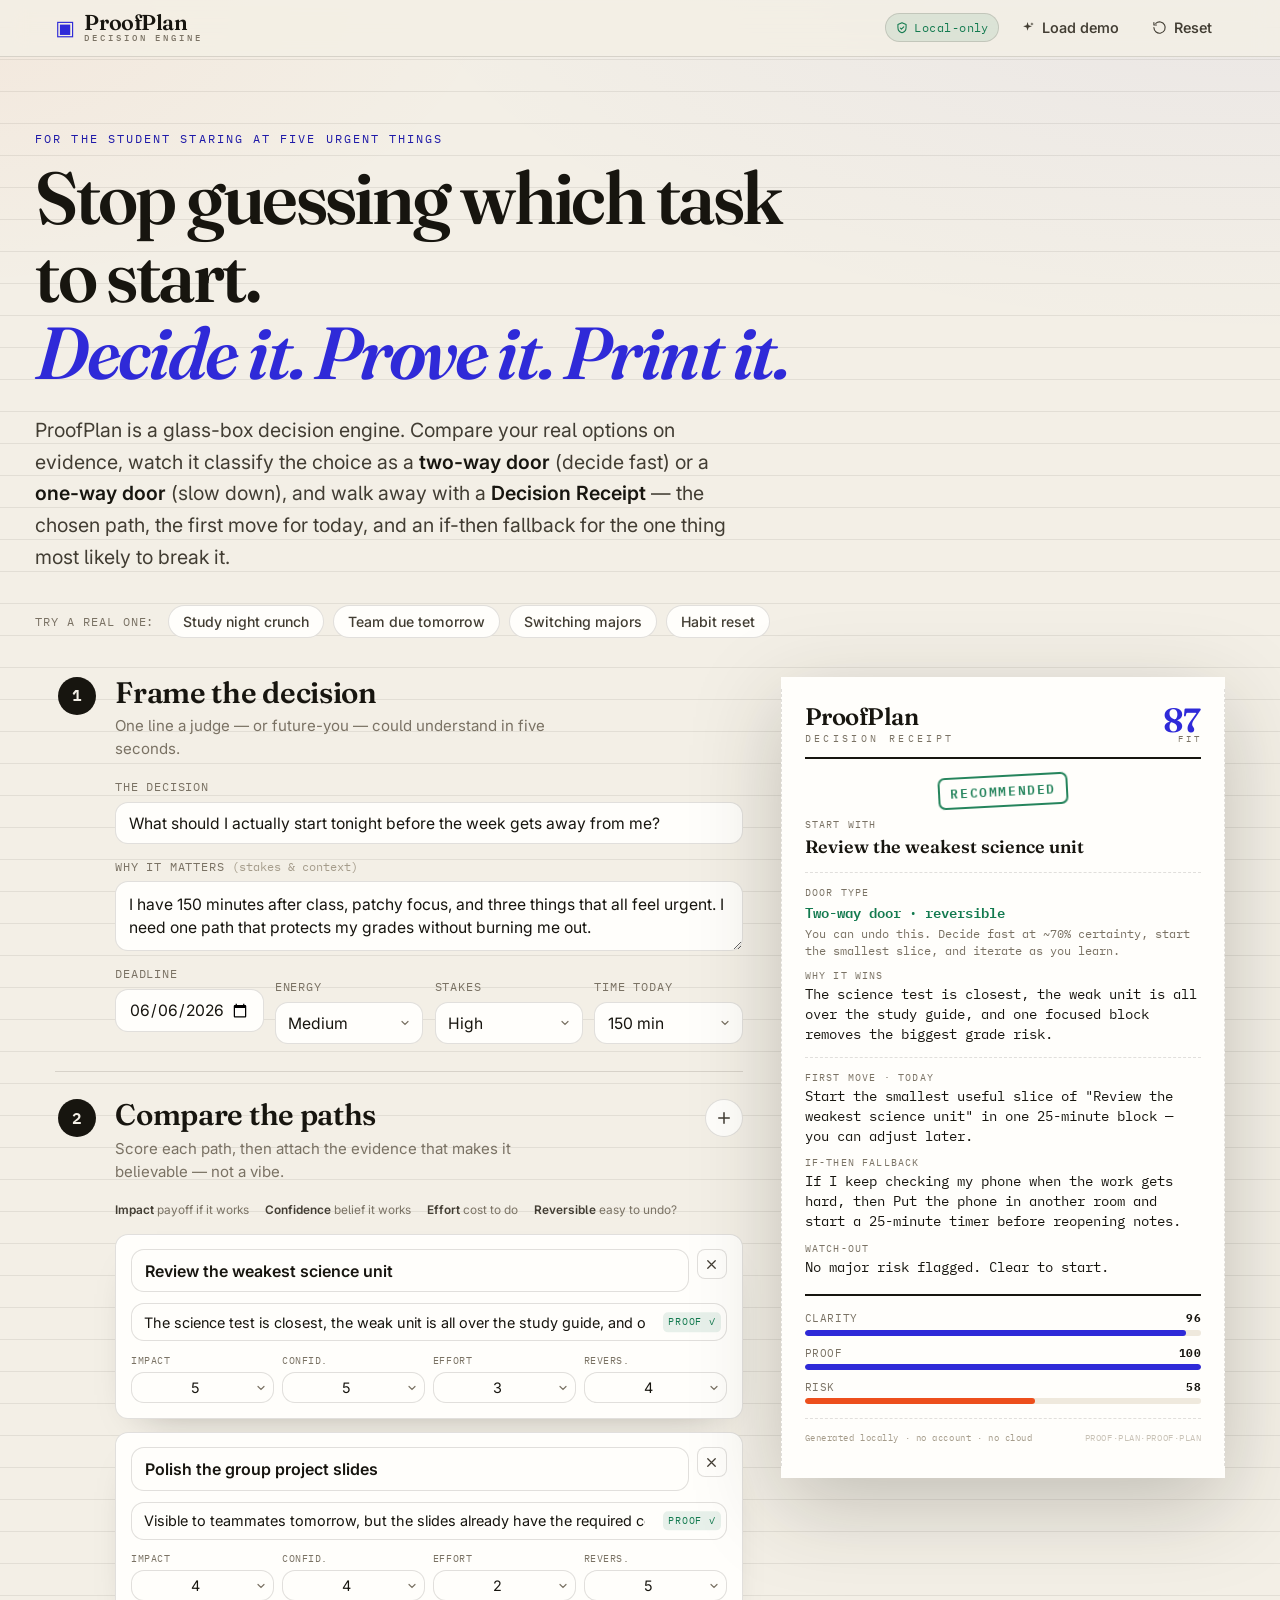
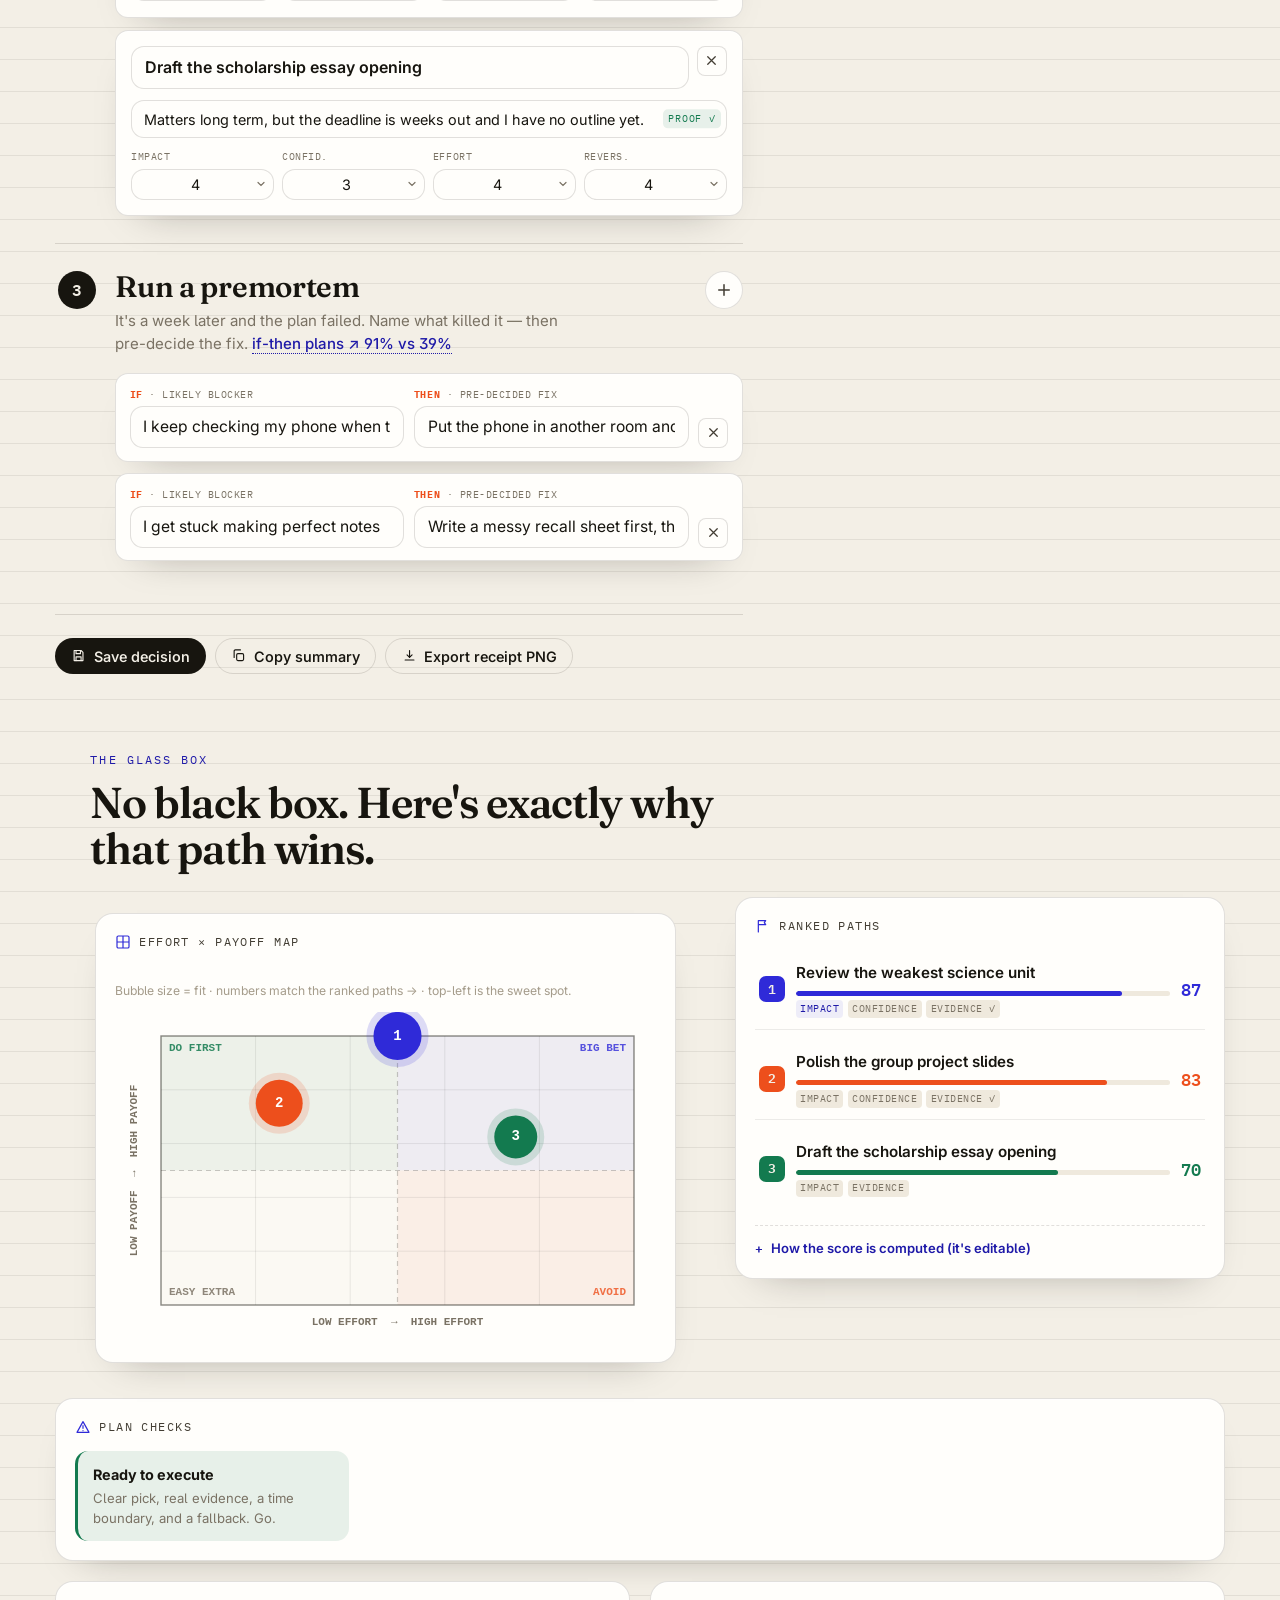
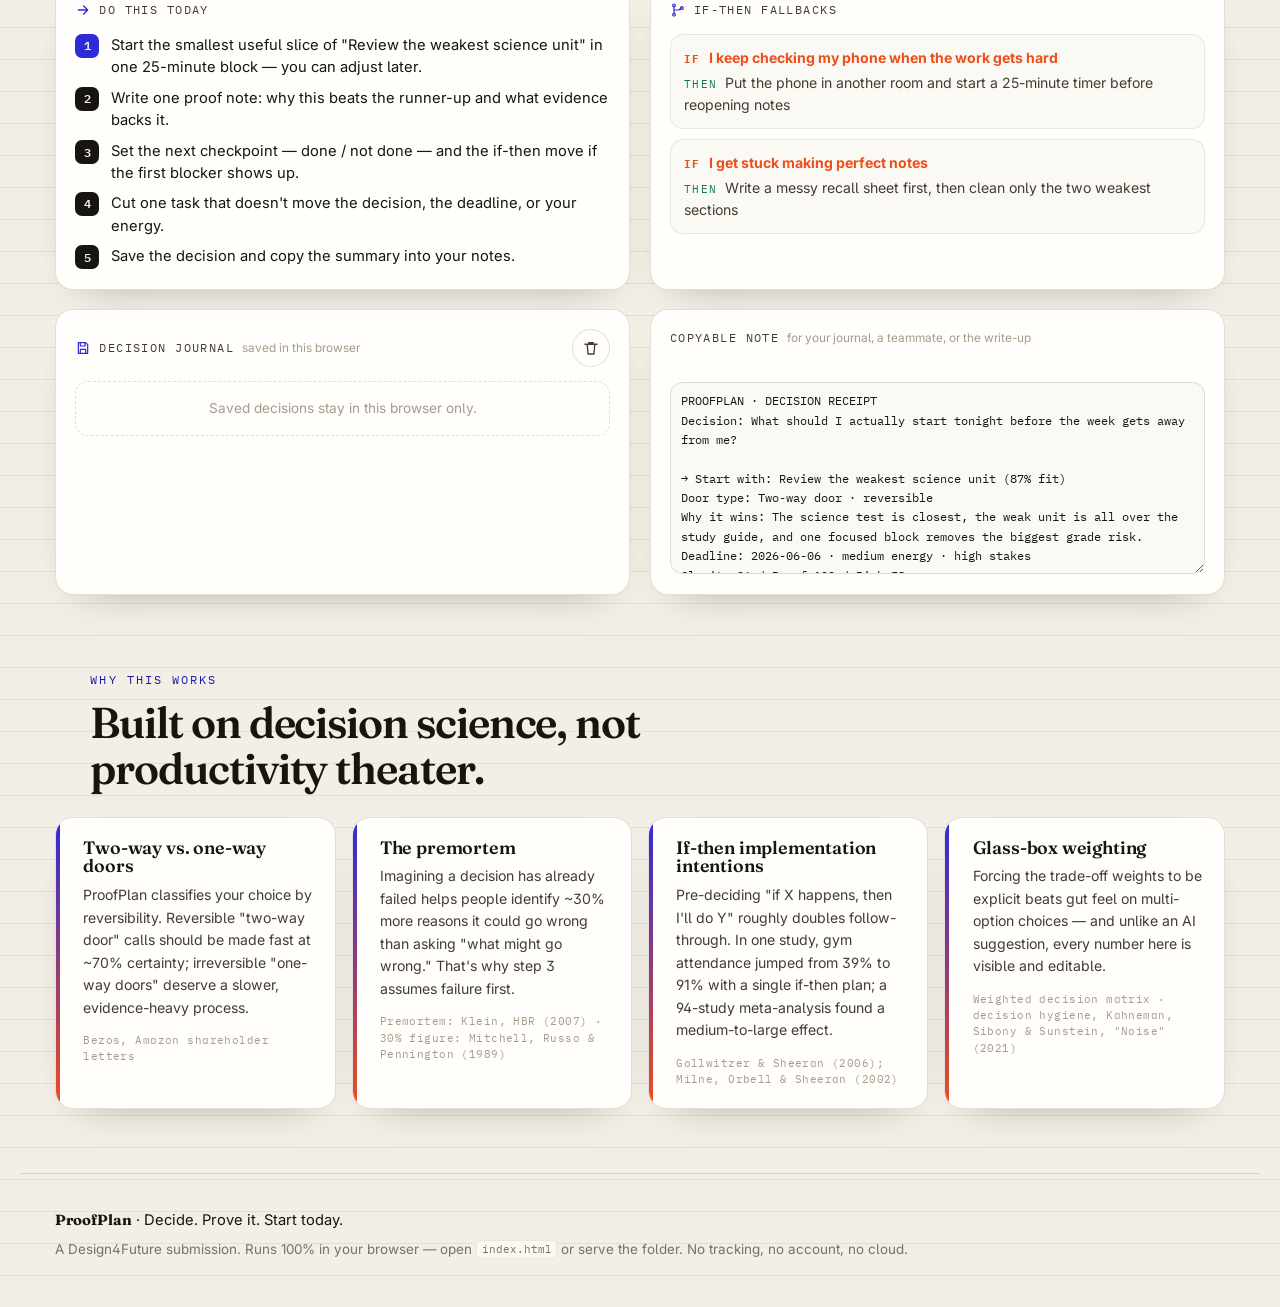
<file: index.html>
<!doctype html>
<html lang="en">
  <head>
    <meta charset="utf-8" />
    <meta name="viewport" content="width=device-width, initial-scale=1, viewport-fit=cover" />
    <title>ProofPlan — the glass-box decision engine for students</title>
    <meta
      name="description"
      content="When everything feels urgent, ProofPlan tells you which path to start — and prints the proof. Compare options on evidence, see exactly why one wins, and leave with a Decision Receipt: first move, if-then fallback, and the one risk most likely to break the plan."
    />
    <meta name="theme-color" content="#f3efe6" />
    <meta property="og:title" content="ProofPlan — Decide. Prove it. Start today." />
    <meta
      property="og:description"
      content="A glass-box decision engine for students. Compare paths on evidence, classify the choice as a one-way or two-way door, and export a proof-backed Decision Receipt."
    />
    <meta property="og:type" content="website" />
    <meta name="twitter:card" content="summary_large_image" />
    <link rel="preconnect" href="https://fonts.googleapis.com" />
    <link rel="preconnect" href="https://fonts.gstatic.com" crossorigin />
    <link
      href="https://fonts.googleapis.com/css2?family=Fraunces:opsz,wght@9..144,400;9..144,500;9..144,600;9..144,700&family=Inter:wght@400;450;500;600;700&family=IBM+Plex+Mono:wght@400;500;600&display=swap"
      rel="stylesheet"
    />
    <link rel="stylesheet" href="./styles.css?v=editorial-20260603" />
  </head>
  <body>
    <!-- icon sprite -->
    <svg width="0" height="0" class="sprite" aria-hidden="true" focusable="false">
      <defs>
        <symbol id="i-spark" viewBox="0 0 24 24"><path d="M12 3l1.6 5.2L19 10l-5.4 1.8L12 17l-1.6-5.2L5 10l5.4-1.8z" fill="currentColor"/><path d="M19 3.5l.7 2.1 2.1.7-2.1.7-.7 2.1-.7-2.1L16.2 6.3l2.1-.7z" fill="currentColor"/></symbol>
        <symbol id="i-reset" viewBox="0 0 24 24" fill="none" stroke="currentColor" stroke-width="1.8" stroke-linecap="round" stroke-linejoin="round"><path d="M3 12a9 9 0 1 0 3-6.7"/><path d="M3 4v4h4"/></symbol>
        <symbol id="i-shield" viewBox="0 0 24 24" fill="none" stroke="currentColor" stroke-width="1.8" stroke-linecap="round" stroke-linejoin="round"><path d="M12 3l7 3v5c0 4.5-3 7.8-7 9-4-1.2-7-4.5-7-9V6z"/><path d="M9 12l2 2 4-4"/></symbol>
        <symbol id="i-plus" viewBox="0 0 24 24" fill="none" stroke="currentColor" stroke-width="2" stroke-linecap="round"><path d="M12 5v14M5 12h14"/></symbol>
        <symbol id="i-x" viewBox="0 0 24 24" fill="none" stroke="currentColor" stroke-width="2" stroke-linecap="round"><path d="M6 6l12 12M18 6L6 18"/></symbol>
        <symbol id="i-save" viewBox="0 0 24 24" fill="none" stroke="currentColor" stroke-width="1.8" stroke-linecap="round" stroke-linejoin="round"><path d="M5 4h11l3 3v13H5z"/><path d="M8 4v5h7V4M8 20v-6h8v6"/></symbol>
        <symbol id="i-copy" viewBox="0 0 24 24" fill="none" stroke="currentColor" stroke-width="1.8" stroke-linecap="round" stroke-linejoin="round"><rect x="9" y="9" width="11" height="11" rx="2"/><path d="M5 15V5a2 2 0 0 1 2-2h8"/></symbol>
        <symbol id="i-download" viewBox="0 0 24 24" fill="none" stroke="currentColor" stroke-width="1.8" stroke-linecap="round" stroke-linejoin="round"><path d="M12 4v11m0 0l-4-4m4 4l4-4"/><path d="M5 19h14"/></symbol>
        <symbol id="i-trash" viewBox="0 0 24 24" fill="none" stroke="currentColor" stroke-width="1.8" stroke-linecap="round" stroke-linejoin="round"><path d="M4 7h16M9 7V5h6v2m-8 0l1 13h8l1-13"/></symbol>
        <symbol id="i-door" viewBox="0 0 24 24" fill="none" stroke="currentColor" stroke-width="1.8" stroke-linecap="round" stroke-linejoin="round"><path d="M5 21V4a1 1 0 0 1 1-1h9a1 1 0 0 1 1 1v17"/><path d="M3 21h16M19 21V8h2v13"/><circle cx="13" cy="12" r="1" fill="currentColor" stroke="none"/></symbol>
        <symbol id="i-scope" viewBox="0 0 24 24" fill="none" stroke="currentColor" stroke-width="1.8" stroke-linecap="round" stroke-linejoin="round"><circle cx="12" cy="12" r="8"/><path d="M12 2v3M12 19v3M2 12h3M19 12h3"/><circle cx="12" cy="12" r="2.5"/></symbol>
        <symbol id="i-flag" viewBox="0 0 24 24" fill="none" stroke="currentColor" stroke-width="1.8" stroke-linecap="round" stroke-linejoin="round"><path d="M5 21V4M5 4h11l-2 3 2 3H5"/></symbol>
        <symbol id="i-branch" viewBox="0 0 24 24" fill="none" stroke="currentColor" stroke-width="1.8" stroke-linecap="round" stroke-linejoin="round"><circle cx="6" cy="5" r="2"/><circle cx="6" cy="19" r="2"/><circle cx="18" cy="9" r="2"/><path d="M6 7v10M6 12h6a4 4 0 0 0 4-4V11"/></symbol>
        <symbol id="i-alert" viewBox="0 0 24 24" fill="none" stroke="currentColor" stroke-width="1.8" stroke-linecap="round" stroke-linejoin="round"><path d="M12 4l9 16H3z"/><path d="M12 10v4M12 17.5v.01"/></symbol>
        <symbol id="i-check" viewBox="0 0 24 24" fill="none" stroke="currentColor" stroke-width="2" stroke-linecap="round" stroke-linejoin="round"><path d="M5 12l4 4L19 6"/></symbol>
        <symbol id="i-grid" viewBox="0 0 24 24" fill="none" stroke="currentColor" stroke-width="1.8" stroke-linecap="round" stroke-linejoin="round"><path d="M3 12h18M12 3v18M3 5a2 2 0 0 1 2-2h14a2 2 0 0 1 2 2v14a2 2 0 0 1-2 2H5a2 2 0 0 1-2-2z"/></symbol>
        <symbol id="i-arrow" viewBox="0 0 24 24" fill="none" stroke="currentColor" stroke-width="2" stroke-linecap="round" stroke-linejoin="round"><path d="M5 12h14M13 6l6 6-6 6"/></symbol>
      </defs>
    </svg>

    <a class="skip-link" href="#workbench">Skip to the decision workbench</a>

    <header class="topbar">
      <div class="topbar-inner">
        <a class="wordmark" href="#top" id="top">
          <span class="wordmark-mark" aria-hidden="true">▣</span>
          <span class="wordmark-text">
            ProofPlan
            <small>DECISION&nbsp;ENGINE</small>
          </span>
        </a>
        <div class="topbar-actions">
          <span class="pill pill-quiet" title="Runs entirely in your browser. No account, no cloud.">
            <svg class="ico" aria-hidden="true"><use href="#i-shield" /></svg>
            Local-only
          </span>
          <button class="btn btn-ghost" type="button" id="loadDemo">
            <svg class="ico" aria-hidden="true"><use href="#i-spark" /></svg>
            Load demo
          </button>
          <button class="btn btn-ghost" type="button" id="resetBoard">
            <svg class="ico" aria-hidden="true"><use href="#i-reset" /></svg>
            Reset
          </button>
        </div>
      </div>
    </header>

    <section class="hero" aria-labelledby="hero-title">
      <div class="hero-inner">
        <p class="kicker kicker-accent">For the student staring at five urgent things</p>
        <h1 id="hero-title" class="hero-title">
          Stop guessing which task to start.<br />
          <em>Decide it. Prove it. Print it.</em>
        </h1>
        <p class="hero-sub">
          ProofPlan is a glass-box decision engine. Compare your real options on evidence, watch it
          classify the choice as a <strong>two-way door</strong> (decide fast) or a
          <strong>one-way door</strong> (slow down), and walk away with a
          <strong>Decision Receipt</strong> — the chosen path, the first move for today, and an
          if-then fallback for the one thing most likely to break it.
        </p>
        <div class="scenario-strip" role="group" aria-label="Load a sample decision">
          <span class="scenario-label">Try a real one:</span>
          <button class="chip" type="button" data-scenario="student">Study night crunch</button>
          <button class="chip" type="button" data-scenario="team">Team due tomorrow</button>
          <button class="chip" type="button" data-scenario="major">Switching majors</button>
          <button class="chip" type="button" data-scenario="habit">Habit reset</button>
        </div>
      </div>
    </section>

    <main class="workbench" id="workbench">
      <!-- LEFT: builder -->
      <section class="builder" aria-label="Decision builder">
        <form id="decisionForm" autocomplete="off">
          <!-- step 1 -->
          <article class="step">
            <div class="step-rail"><span class="step-num">1</span></div>
            <div class="step-body">
              <header class="step-head">
                <h2>Frame the decision</h2>
                <p>One line a judge — or future-you — could understand in five seconds.</p>
              </header>
              <label class="field">
                <span class="field-label">The decision</span>
                <input id="goalInput" name="goal" type="text" placeholder="What should I actually start tonight?" />
              </label>
              <label class="field">
                <span class="field-label">Why it matters <em>(stakes &amp; context)</em></span>
                <textarea id="contextInput" name="context" rows="2" placeholder="Three things all feel urgent, I have limited energy, and the plan has to survive a busy week."></textarea>
              </label>
              <div class="field-row four">
                <label class="field">
                  <span class="field-label">Deadline</span>
                  <input id="deadlineInput" name="deadline" type="date" />
                </label>
                <label class="field">
                  <span class="field-label">Energy</span>
                  <select id="energyInput" name="energy">
                    <option value="low">Low</option>
                    <option value="medium" selected>Medium</option>
                    <option value="high">High</option>
                  </select>
                </label>
                <label class="field">
                  <span class="field-label">Stakes</span>
                  <select id="stakesInput" name="stakes">
                    <option value="low">Low</option>
                    <option value="medium" selected>Medium</option>
                    <option value="high">High</option>
                  </select>
                </label>
                <label class="field">
                  <span class="field-label">Time today</span>
                  <select id="budgetInput" name="budget">
                    <option value="45">45 min</option>
                    <option value="90" selected>90 min</option>
                    <option value="150">150 min</option>
                    <option value="240">4 hours</option>
                  </select>
                </label>
              </div>
            </div>
          </article>

          <!-- step 2 -->
          <article class="step">
            <div class="step-rail"><span class="step-num">2</span></div>
            <div class="step-body">
              <header class="step-head with-action">
                <div>
                  <h2>Compare the paths</h2>
                  <p>Score each path, then attach the evidence that makes it believable — not a vibe.</p>
                </div>
                <button class="icon-btn" type="button" id="addOption" aria-label="Add a path">
                  <svg class="ico" aria-hidden="true"><use href="#i-plus" /></svg>
                </button>
              </header>
              <div class="scale-legend" aria-hidden="true">
                <span><b>Impact</b> payoff if it works</span>
                <span><b>Confidence</b> belief it works</span>
                <span><b>Effort</b> cost to do</span>
                <span><b>Reversible</b> easy to undo?</span>
              </div>
              <div id="optionsList" class="option-list" aria-live="polite"></div>
            </div>
          </article>

          <!-- step 3 -->
          <article class="step">
            <div class="step-rail"><span class="step-num">3</span></div>
            <div class="step-body">
              <header class="step-head with-action">
                <div>
                  <h2>Run a premortem</h2>
                  <p>It's a week later and the plan failed. Name what killed it — then pre-decide the fix.
                    <a class="cite" href="#evidence">if-then plans ↗ 91% vs 39%</a></p>
                </div>
                <button class="icon-btn" type="button" id="addObstacle" aria-label="Add a blocker">
                  <svg class="ico" aria-hidden="true"><use href="#i-plus" /></svg>
                </button>
              </header>
              <div id="obstacleList" class="obstacle-list" aria-live="polite"></div>
            </div>
          </article>

          <div class="builder-actions">
            <button class="btn btn-solid" type="button" id="saveDecision">
              <svg class="ico" aria-hidden="true"><use href="#i-save" /></svg>
              Save decision
            </button>
            <button class="btn btn-line" type="button" id="copySummary">
              <svg class="ico" aria-hidden="true"><use href="#i-copy" /></svg>
              Copy summary
            </button>
            <button class="btn btn-line" type="button" id="downloadReceipt">
              <svg class="ico" aria-hidden="true"><use href="#i-download" /></svg>
              Export receipt PNG
            </button>
          </div>
        </form>
      </section>

      <!-- RIGHT: live receipt -->
      <aside class="receipt-rail" aria-label="Decision receipt">
        <div class="receipt-sticky">
          <div class="receipt" id="receiptCard">
            <div class="receipt-perf top" aria-hidden="true"></div>
            <div class="receipt-inner">
              <div class="receipt-head">
                <div>
                  <p class="receipt-brand">ProofPlan</p>
                  <p class="receipt-sub">DECISION RECEIPT</p>
                </div>
                <div class="receipt-fit">
                  <span class="receipt-fit-num" id="receiptConfidence">—</span>
                  <span class="receipt-fit-label">FIT</span>
                </div>
              </div>

              <div class="receipt-stamp" id="receiptStamp" data-state="empty">
                <span id="receiptStampText">AWAITING&nbsp;PATHS</span>
              </div>

              <dl class="receipt-lines">
                <div class="receipt-line">
                  <dt>Start with</dt>
                  <dd id="receiptChoice" class="receipt-choice">Add two paths to generate a recommendation.</dd>
                </div>
                <div class="receipt-rule" aria-hidden="true"></div>
                <div class="receipt-line">
                  <dt>Door type</dt>
                  <dd id="receiptDoor" class="receipt-door">—</dd>
                </div>
                <div class="receipt-line">
                  <dt>Why it wins</dt>
                  <dd id="receiptWhy">—</dd>
                </div>
                <div class="receipt-rule" aria-hidden="true"></div>
                <div class="receipt-line">
                  <dt>First move · today</dt>
                  <dd id="receiptFirstMove">—</dd>
                </div>
                <div class="receipt-line">
                  <dt>If-then fallback</dt>
                  <dd id="receiptFallback">—</dd>
                </div>
                <div class="receipt-line">
                  <dt>Watch-out</dt>
                  <dd id="receiptWatchout">—</dd>
                </div>
              </dl>

              <div class="receipt-meters" aria-label="Decision metrics">
                <div class="meter">
                  <span class="meter-top"><span>Clarity</span><b id="clarityMetric">0</b></span>
                  <span class="meter-track"><i id="clarityBar" style="width:0%"></i></span>
                </div>
                <div class="meter">
                  <span class="meter-top"><span>Proof</span><b id="proofMetric">0</b></span>
                  <span class="meter-track"><i id="proofBar" style="width:0%"></i></span>
                </div>
                <div class="meter">
                  <span class="meter-top"><span>Risk</span><b id="riskMetric">0</b></span>
                  <span class="meter-track risk"><i id="riskBar" style="width:0%"></i></span>
                </div>
              </div>

              <p class="receipt-foot">
                <span>Generated locally · no account · no cloud</span>
                <span class="receipt-foot-tag">PROOF·PLAN·PROOF·PLAN</span>
              </p>
            </div>
            <div class="receipt-perf bottom" aria-hidden="true"></div>
          </div>

          <div class="receipt-export" id="receiptExportPanel" hidden>
            <div class="receipt-export-head">
              <span>PNG ready to share</span>
              <a id="receiptDownloadLink" class="btn btn-mini" href="#" download="proofplan-receipt.png">Download</a>
            </div>
            <img id="receiptPreview" src="[data-uri]" alt="Exported ProofPlan decision receipt" />
          </div>
        </div>
      </aside>
    </main>

    <!-- proof board -->
    <section class="proofboard" aria-labelledby="proof-title">
      <div class="section-head">
        <p class="kicker kicker-accent">The glass box</p>
        <h2 id="proof-title">No black box. Here's exactly why that path wins.</h2>
      </div>

      <div class="proof-grid">
        <figure class="matrix-card">
          <figcaption>
            <span class="column-title"><svg class="ico" aria-hidden="true"><use href="#i-grid" /></svg> Effort × Payoff map</span>
            <span class="matrix-hint">Bubble size = fit · numbers match the ranked paths → · top-left is the sweet spot.</span>
          </figcaption>
          <div class="matrix-wrap">
            <canvas id="scoreCanvas" width="720" height="440" role="img" aria-label="A 2x2 map plotting each path by effort and payoff"></canvas>
          </div>
        </figure>

        <div class="ranked-card">
          <div class="column-title"><svg class="ico" aria-hidden="true"><use href="#i-flag" /></svg> Ranked paths</div>
          <div id="rankedOptions" class="ranked-list"></div>
          <details class="scoring-note">
            <summary>How the score is computed (it's editable)</summary>
            <p>
              A transparent weighted matrix — no AI guess. Each path earns:
              <b>Impact ×30%</b>, <b>Confidence ×20%</b>, <b>Feasibility ×20%</b>
              (effort vs. your energy), <b>Reversibility ×15%</b>, <b>Evidence ×15%</b>,
              then a deadline-urgency nudge. Change any input and the ranking updates live — you can
              see and challenge every number.
            </p>
          </details>
        </div>
      </div>

      <div class="checks-card">
        <div class="column-title"><svg class="ico" aria-hidden="true"><use href="#i-alert" /></svg> Plan checks</div>
        <div id="checkList" class="check-list"></div>
      </div>
    </section>

    <!-- plan + fallback -->
    <section class="planboard" aria-label="Today plan and fallbacks">
      <div class="plan-col">
        <div class="column-title"><svg class="ico" aria-hidden="true"><use href="#i-arrow" /></svg> Do this today</div>
        <ol id="todayPlan" class="today-plan"></ol>
      </div>
      <div class="plan-col">
        <div class="column-title"><svg class="ico" aria-hidden="true"><use href="#i-branch" /></svg> If-then fallbacks</div>
        <div id="fallbackPlan" class="fallback-plan"></div>
      </div>
    </section>

    <!-- archive + summary -->
    <section class="archive" aria-label="Decision journal">
      <div class="archive-col">
        <div class="archive-head">
          <div class="column-title"><svg class="ico" aria-hidden="true"><use href="#i-save" /></svg> Decision journal <span class="muted-tag">saved in this browser</span></div>
          <button class="icon-btn" type="button" id="clearSaved" aria-label="Clear saved decisions">
            <svg class="ico" aria-hidden="true"><use href="#i-trash" /></svg>
          </button>
        </div>
        <div id="savedDecisions" class="saved-list"></div>
      </div>
      <label class="archive-col field">
        <span class="column-title">Copyable note <span class="muted-tag">for your journal, a teammate, or the write-up</span></span>
        <textarea id="summaryOutput" readonly rows="9"></textarea>
      </label>
    </section>

    <!-- evidence / credibility -->
    <section class="evidence" id="evidence" aria-labelledby="evidence-title">
      <div class="section-head">
        <p class="kicker kicker-accent">Why this works</p>
        <h2 id="evidence-title">Built on decision science, not productivity theater.</h2>
      </div>
      <div class="evidence-grid">
        <article class="evidence-card">
          <h3>Two-way vs. one-way doors</h3>
          <p>ProofPlan classifies your choice by reversibility. Reversible "two-way door" calls should be made fast at ~70% certainty; irreversible "one-way doors" deserve a slower, evidence-heavy process.</p>
          <span class="evidence-src">Bezos, Amazon shareholder letters</span>
        </article>
        <article class="evidence-card">
          <h3>The premortem</h3>
          <p>Imagining a decision has already failed helps people identify ~30% more reasons it could go wrong than asking "what might go wrong." That's why step 3 assumes failure first.</p>
          <span class="evidence-src">Premortem: Klein, HBR (2007) · 30% figure: Mitchell, Russo &amp; Pennington (1989)</span>
        </article>
        <article class="evidence-card">
          <h3>If-then implementation intentions</h3>
          <p>Pre-deciding "if X happens, then I'll do Y" roughly doubles follow-through. In one study, gym attendance jumped from 39% to 91% with a single if-then plan; a 94-study meta-analysis found a medium-to-large effect.</p>
          <span class="evidence-src">Gollwitzer &amp; Sheeran (2006); Milne, Orbell &amp; Sheeran (2002)</span>
        </article>
        <article class="evidence-card">
          <h3>Glass-box weighting</h3>
          <p>Forcing the trade-off weights to be explicit beats gut feel on multi-option choices — and unlike an AI suggestion, every number here is visible and editable.</p>
          <span class="evidence-src">Weighted decision matrix · decision hygiene, Kahneman, Sibony &amp; Sunstein, "Noise" (2021)</span>
        </article>
      </div>
    </section>

    <footer class="site-foot">
      <p><strong>ProofPlan</strong> · Decide. Prove it. Start today.</p>
      <p class="muted">A Design4Future submission. Runs 100% in your browser — open <code>index.html</code> or serve the folder. No tracking, no account, no cloud.</p>
    </footer>

    <div class="toast" id="toast" role="status" aria-live="polite" hidden></div>

    <script src="./app.js?v=editorial-20260603"></script>
  </body>
</html>
</file>
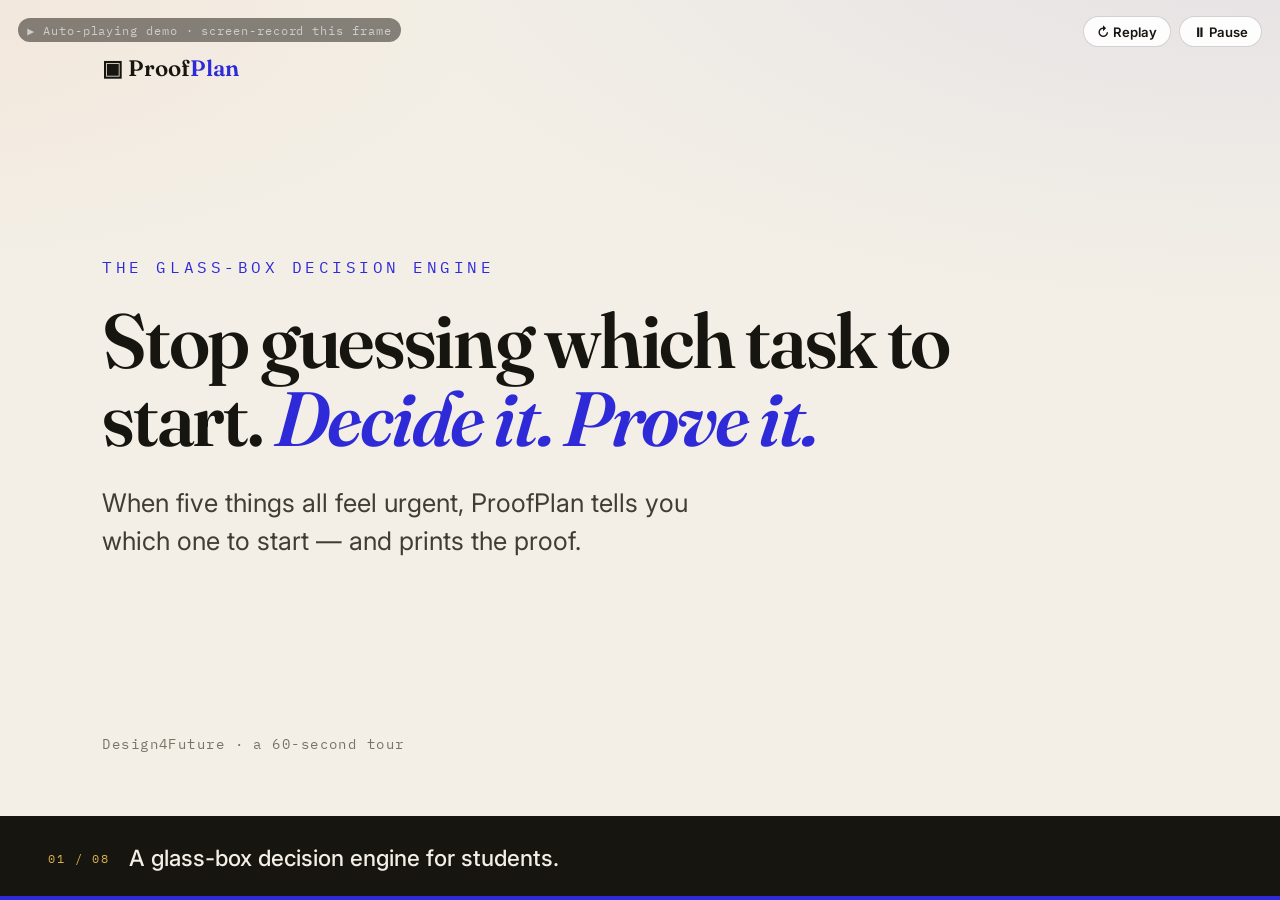
<file: demo.html>
<!doctype html>
<html lang="en">
  <head>
    <meta charset="utf-8" />
    <meta name="viewport" content="width=device-width, initial-scale=1" />
    <title>ProofPlan — guided demo (for screen recording)</title>
    <link rel="preconnect" href="https://fonts.googleapis.com" />
    <link rel="preconnect" href="https://fonts.gstatic.com" crossorigin />
    <link href="https://fonts.googleapis.com/css2?family=Fraunces:opsz,wght@9..144,400;9..144,600;9..144,700&family=Inter:wght@400;500;600;700&family=IBM+Plex+Mono:wght@500;600&display=swap" rel="stylesheet" />
    <style>
      :root {
        --paper: #f3efe6; --ink: #17150f; --indigo: #2f2ad8; --coral: #ed4f1c; --green: #137a4f;
        --font-display: "Fraunces", Georgia, serif; --font-ui: "Inter", system-ui, sans-serif; --font-mono: "IBM Plex Mono", ui-monospace, monospace;
      }
      * { box-sizing: border-box; }
      html, body { margin: 0; height: 100%; background: var(--ink); font-family: var(--font-ui); overflow: hidden; }
      .stage { position: fixed; inset: 0; display: flex; flex-direction: column; }

      /* app frame */
      .frame-wrap { position: relative; flex: 1; overflow: hidden; background: var(--paper); }
      iframe { position: absolute; inset: 0; width: 100%; height: 100%; border: 0; }

      /* intro / outro cards */
      .card {
        position: absolute; inset: 0; z-index: 30; display: flex; flex-direction: column; justify-content: center;
        padding: 0 8vw; background: var(--paper); opacity: 0; pointer-events: none; transition: opacity 0.6s ease;
        background-image: radial-gradient(120% 80% at 100% -10%, rgba(47,42,216,0.07), transparent 60%), radial-gradient(90% 60% at -10% 0%, rgba(237,79,28,0.06), transparent 55%);
      }
      .card.show { opacity: 1; }
      .card .kick { font-family: var(--font-mono); font-size: clamp(0.8rem, 1.4vw, 1rem); letter-spacing: 0.22em; text-transform: uppercase; color: var(--indigo); margin-bottom: 1.4rem; }
      .card h1 { font-family: var(--font-display); font-weight: 600; font-size: clamp(2.4rem, 6vw, 5rem); line-height: 1.02; letter-spacing: -0.03em; color: var(--ink); margin: 0; max-width: 18ch; }
      .card h1 em { color: var(--indigo); font-style: italic; }
      .card p { margin-top: 1.6rem; font-size: clamp(1.1rem, 2vw, 1.6rem); color: #423d33; max-width: 40ch; line-height: 1.5; }
      .card .mark { position: absolute; top: 6vh; left: 8vw; font-family: var(--font-display); font-weight: 600; font-size: 1.4rem; color: var(--ink); }
      .card .mark span { color: var(--indigo); }
      .card .foot { position: absolute; bottom: 7vh; left: 8vw; font-family: var(--font-mono); font-size: 0.9rem; letter-spacing: 0.1em; color: #7a7264; }

      /* caption bar */
      .caption {
        position: relative; z-index: 20; display: flex; align-items: center; gap: 1.2rem;
        padding: 1.1rem clamp(1.2rem, 4vw, 3rem); background: var(--ink); color: var(--paper); min-height: 84px;
      }
      .caption .step-dot { font-family: var(--font-mono); font-size: 0.78rem; letter-spacing: 0.15em; color: #d8b24a; flex: none; }
      .caption .cap-text { font-size: clamp(1rem, 2vw, 1.4rem); font-weight: 500; line-height: 1.3; transition: opacity 0.3s ease; }
      .caption .cap-text b { color: #ffd9a8; font-weight: 600; }
      .caption .cap-text .go { color: #7fe3b0; } .caption .cap-text .warn { color: #ffb27f; }
      .progress { position: absolute; left: 0; bottom: 0; height: 4px; background: var(--indigo); width: 0; transition: width 0.2s linear; }

      /* controls */
      .controls { position: absolute; top: 16px; right: 18px; z-index: 40; display: flex; gap: 8px; }
      .controls button {
        font-family: var(--font-ui); font-weight: 600; font-size: 0.82rem; color: var(--ink); background: rgba(255,255,255,0.9);
        border: 1.5px solid rgba(23,21,15,0.18); border-radius: 999px; padding: 0.5em 1em; cursor: pointer; backdrop-filter: blur(6px);
      }
      .controls button:hover { background: #fff; border-color: var(--ink); }
      .hint { position: absolute; top: 18px; left: 18px; z-index: 40; font-family: var(--font-mono); font-size: 0.72rem; letter-spacing: 0.08em; color: rgba(255,255,255,0.6); background: rgba(23,21,15,0.5); padding: 0.4em 0.8em; border-radius: 999px; }
    </style>
  </head>
  <body>
    <div class="stage">
      <div class="frame-wrap">
        <iframe id="app" src="./index.html" title="ProofPlan app"></iframe>

        <div class="hint">▶ Auto-playing demo · screen-record this frame</div>
        <div class="controls">
          <button id="btnReplay" type="button">↻ Replay</button>
          <button id="btnPause" type="button">⏸ Pause</button>
        </div>

        <!-- intro -->
        <section class="card" id="intro">
          <span class="mark">▣ Proof<span>Plan</span></span>
          <p class="kick">The glass-box decision engine</p>
          <h1>Stop guessing which task to start. <em>Decide it. Prove it.</em></h1>
          <p>When five things all feel urgent, ProofPlan tells you which one to start — and prints the proof.</p>
          <span class="foot">Design4Future · a 60-second tour</span>
        </section>

        <!-- outro -->
        <section class="card" id="outro">
          <span class="mark">▣ Proof<span>Plan</span></span>
          <p class="kick">Decide. Prove it. Start today.</p>
          <h1>One decision. One <em>receipt</em>. One next move.</h1>
          <p>Runs 100% in your browser — no account, no cloud. Transparent scoring you can see and challenge.</p>
          <span class="foot">github.com/&lt;you&gt;/proofplan · live demo &amp; source</span>
        </section>
      </div>

      <div class="caption">
        <span class="step-dot" id="stepDot">00 / 08</span>
        <span class="cap-text" id="capText">Loading ProofPlan…</span>
        <span class="progress" id="progress"></span>
      </div>
    </div>

    <script>
      const app = document.getElementById('app');
      const capText = document.getElementById('capText');
      const stepDot = document.getElementById('stepDot');
      const progress = document.getElementById('progress');
      const intro = document.getElementById('intro');
      const outro = document.getElementById('outro');
      const btnReplay = document.getElementById('btnReplay');
      const btnPause = document.getElementById('btnPause');

      let win = null, doc = null, paused = false, timer = null, idx = 0;

      function injectSpotStyle() {
        try {
          if (doc.getElementById('pp-spot-style')) return;
          const s = doc.createElement('style');
          s.id = 'pp-spot-style';
          s.textContent = '.pp-spot{outline:3px solid #2f2ad8 !important;outline-offset:5px;border-radius:16px;box-shadow:0 0 0 9px rgba(47,42,216,0.12)!important;transition:outline-color .3s, box-shadow .3s;}';
          doc.head.appendChild(s);
        } catch (e) {}
      }
      function clearSpot() { try { doc.querySelectorAll('.pp-spot').forEach(e => e.classList.remove('pp-spot')); } catch (e) {} }
      function spot(sel) {
        clearSpot();
        try { const el = doc.querySelector(sel); if (el) { el.classList.add('pp-spot'); el.scrollIntoView({ block: 'center', behavior: 'smooth' }); } } catch (e) {}
      }
      function scrollTop() { try { win.scrollTo({ top: 0, behavior: 'smooth' }); } catch (e) {} }
      function load(name) { try { win.ProofPlan.loadScenario(name); } catch (e) {} }

      // caption may contain limited markup
      const steps = [
        { dur: 3200, card: 'intro', cap: 'A glass-box decision engine for students.' },
        { dur: 4200, cap: 'A real crunch: <b>three urgent tasks</b>, limited energy, a close deadline.', do: () => { load('student'); scrollTop(); } },
        { dur: 5200, cap: 'ProofPlan ranks the paths on <b>evidence</b> — transparent and editable. No black box.', do: () => spot('.proof-grid') },
        { dur: 5200, cap: 'It prints a <b>Decision Receipt</b>: the path, why it wins, and today’s first move.', do: () => spot('#receiptCard') },
        { dur: 4600, cap: 'Switching majors? ProofPlan spots a <b>one-way door</b> — hard to undo.', do: () => { load('major'); spot('#receiptCard'); } },
        { dur: 5200, cap: 'So it changes posture: <span class="warn">VERIFY FIRST</span>. Slow down and prove it before you commit.', do: () => spot('#receiptDoor') },
        { dur: 4800, cap: 'Every likely blocker becomes an <b>if-then plan</b> — shown to ~double follow-through.', do: () => spot('#obstacleList') },
        { dur: 3600, card: 'outro', cap: 'ProofPlan · Decide. Prove it. Start today.' },
      ];

      function showCard(which) {
        intro.classList.toggle('show', which === 'intro');
        outro.classList.toggle('show', which === 'outro');
      }

      function runStep() {
        if (paused) return;
        const s = steps[idx];
        showCard(s.card || null);
        if (!s.card) clearSpot();
        capText.innerHTML = s.cap;
        stepDot.textContent = String(idx + 1).padStart(2, '0') + ' / ' + String(steps.length).padStart(2, '0');
        // progress bar
        progress.style.transition = 'none'; progress.style.width = '0%';
        requestAnimationFrame(() => { progress.style.transition = 'width ' + s.dur + 'ms linear'; progress.style.width = '100%'; });
        if (typeof s.do === 'function') setTimeout(s.do, 350);
        timer = setTimeout(() => { idx = (idx + 1) % steps.length; runStep(); }, s.dur);
      }

      function start() {
        clearTimeout(timer); idx = 0; paused = false; btnPause.textContent = '⏸ Pause';
        try { win.ProofPlan.loadScenario('student'); } catch (e) {}
        runStep();
      }

      // Manual (capture) mode — a conductor drives steps in sync with narration.
      const __manual = new URLSearchParams(location.search).has('manual');
      window.__demoSteps = steps.length;
      window.__demoGoto = function (i, durMs) {
        paused = true; clearTimeout(timer);
        idx = ((i % steps.length) + steps.length) % steps.length;
        const s = steps[idx];
        showCard(s.card || null);
        if (!s.card) clearSpot();
        capText.innerHTML = s.cap;
        stepDot.textContent = String(idx + 1).padStart(2, '0') + ' / ' + String(steps.length).padStart(2, '0');
        progress.style.transition = 'none'; progress.style.width = '0%';
        requestAnimationFrame(() => { progress.style.transition = 'width ' + (durMs || 3000) + 'ms linear'; progress.style.width = '100%'; });
        if (typeof s.do === 'function') setTimeout(s.do, 250);
      };

      // Robust start: poll until the embedded app is fully ready (avoids the
      // iframe-load-fired-before-listener race), then begin the tour.
      (function whenReady(tries) {
        tries = tries || 0;
        let ready = false;
        try { ready = !!(app.contentWindow && app.contentWindow.ProofPlan && app.contentDocument && app.contentDocument.readyState === 'complete'); } catch (e) {}
        if (ready) {
          win = app.contentWindow; doc = app.contentDocument || win.document;
          injectSpotStyle();
          if (__manual) {
            const h = document.querySelector('.hint'); if (h) h.style.display = 'none';
            const c = document.querySelector('.controls'); if (c) c.style.display = 'none';
            window.__demoGoto(0, 3000);
            window.__demoReady = true;
          } else {
            start();
          }
        } else if (tries < 80) {
          setTimeout(() => whenReady(tries + 1), 150);
        }
      })();

      btnReplay.addEventListener('click', start);
      btnPause.addEventListener('click', () => {
        paused = !paused;
        if (paused) { clearTimeout(timer); btnPause.textContent = '▶ Resume'; const w = progress.style.width; progress.style.transition = 'none'; progress.style.width = w; }
        else { btnPause.textContent = '⏸ Pause'; runStep(); }
      });
    </script>
  </body>
</html>
</file>
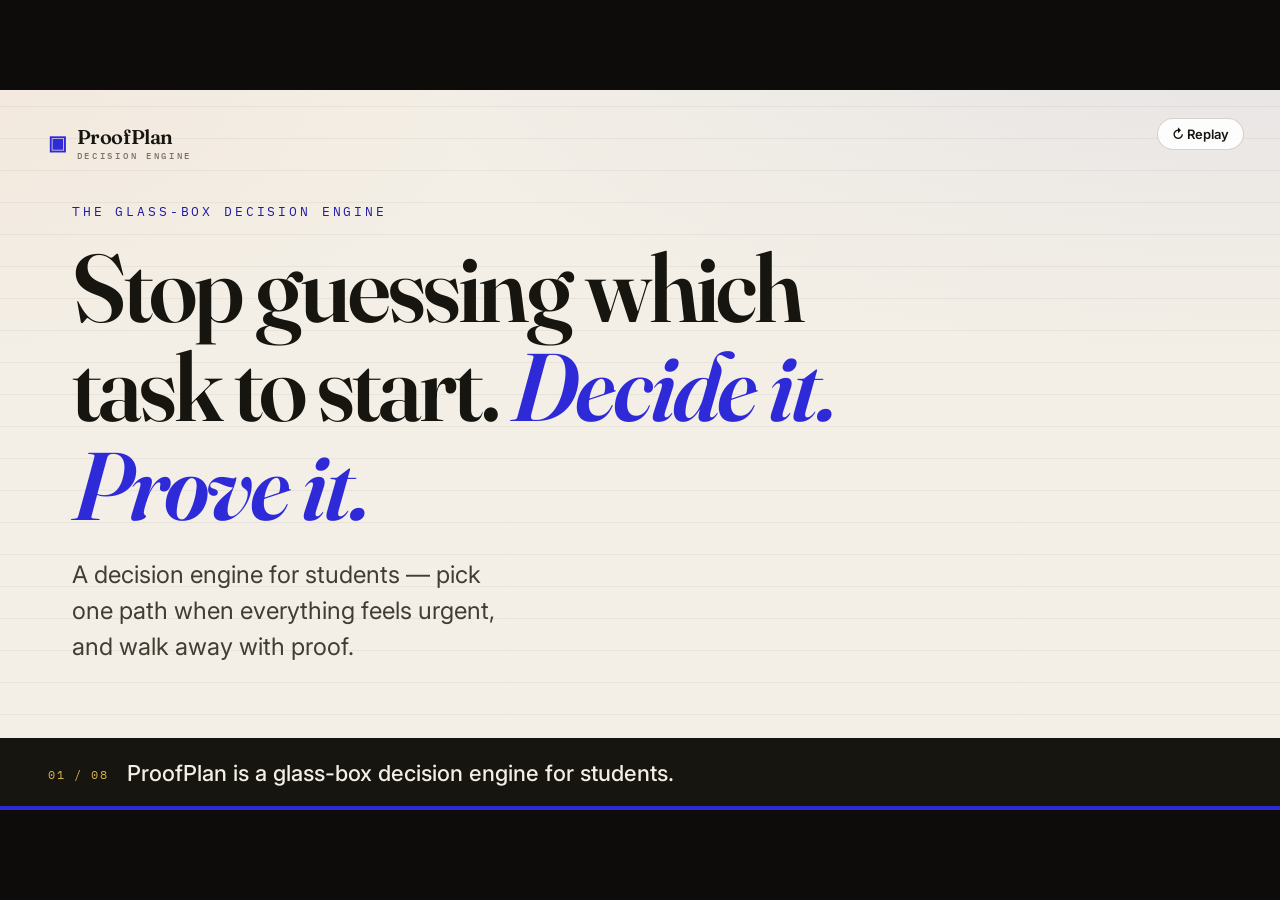
<file: slides.html>
<!doctype html>
<html lang="en">
  <head>
    <meta charset="utf-8" />
    <meta name="viewport" content="width=device-width, initial-scale=1" />
    <title>ProofPlan — slide demo (for screen recording)</title>
    <link rel="preconnect" href="https://fonts.googleapis.com" />
    <link rel="preconnect" href="https://fonts.gstatic.com" crossorigin />
    <link href="https://fonts.googleapis.com/css2?family=Fraunces:opsz,wght@9..144,400;9..144,500;9..144,600;9..144,700&family=Inter:wght@400;500;600;700&family=IBM+Plex+Mono:wght@500;600&display=swap" rel="stylesheet" />
    <style>
      :root{
        --paper:#f3efe6; --paper2:#efe9dd; --card:#fffefb; --ink:#17150f; --ink2:#423d33; --muted:#7a7264; --faint:#a59c8b;
        --indigo:#2f2ad8; --indigo-ink:#1f1aa8; --coral:#ed4f1c; --green:#137a4f; --amber:#b8721a; --line:rgba(23,21,15,0.13);
        --fd:"Fraunces",Georgia,serif; --fu:"Inter",system-ui,sans-serif; --fm:"IBM Plex Mono",ui-monospace,monospace;
      }
      *{box-sizing:border-box;}
      html,body{margin:0;height:100%;background:#000;overflow:hidden;font-family:var(--fu);color:var(--ink);}
      /* fixed 1280x720 stage, centered */
      .stage{position:fixed;inset:0;display:grid;place-items:center;background:#0d0c0a;}
      .deck{position:relative;width:1280px;height:720px;overflow:hidden;background:var(--paper);
        background-image:radial-gradient(120% 80% at 100% -10%,rgba(47,42,216,0.06),transparent 60%),
          radial-gradient(90% 70% at -10% 0%,rgba(237,79,28,0.05),transparent 55%),
          repeating-linear-gradient(0deg,transparent 0 31px,rgba(23,21,15,0.05) 31px 32px);}

      .brandmark{position:absolute;top:34px;left:48px;z-index:6;display:flex;align-items:center;gap:10px;font-family:var(--fd);font-weight:600;font-size:20px;letter-spacing:-0.02em;}
      .brandmark .m{color:var(--indigo);}
      .brandmark small{font-family:var(--fm);font-weight:500;font-size:9px;letter-spacing:0.3em;color:var(--muted);display:block;line-height:1;margin-top:2px;}

      .slide{position:absolute;inset:0;padding:96px 72px 104px;opacity:0;transition:opacity .55s ease, transform .55s ease;transform:scale(1.012);pointer-events:none;}
      .slide.active{opacity:1;transform:scale(1);}

      .kick{font-family:var(--fm);font-size:13px;letter-spacing:0.22em;text-transform:uppercase;color:var(--indigo-ink);margin:0 0 18px;}
      h1{font-family:var(--fd);font-weight:600;letter-spacing:-0.03em;line-height:1.03;margin:0;color:var(--ink);}
      h2{font-family:var(--fd);font-weight:600;letter-spacing:-0.025em;line-height:1.05;margin:0;color:var(--ink);font-size:44px;}
      h1 em,h2 em{font-style:italic;color:var(--indigo);}
      .sub{margin-top:22px;font-size:24px;line-height:1.5;color:var(--ink2);max-width:30ch;}

      /* layouts */
      .center{display:flex;flex-direction:column;justify-content:center;height:100%;}
      .center h1{font-size:96px;max-width:15ch;}
      .split{display:grid;grid-template-columns:1fr 1fr;gap:48px;align-items:center;height:100%;}
      .split.wide-img{grid-template-columns:0.82fr 1.18fr;}
      .stack{display:flex;flex-direction:column;height:100%;}
      .stack h2{margin-bottom:26px;}

      .frame{border-radius:16px;background:var(--card);border:1px solid var(--line);
        box-shadow:0 30px 60px -28px rgba(23,21,15,0.5);overflow:hidden;}
      .frame img{display:block;width:100%;height:auto;}
      .img-tall{max-height:520px;width:auto;margin:0 auto;}
      .frame.tall{display:inline-block;}
      .frame.tall img{height:520px;width:auto;}

      .bullets{list-style:none;margin:24px 0 0;padding:0;display:grid;gap:14px;}
      .bullets li{display:grid;grid-template-columns:auto 1fr;gap:12px;align-items:start;font-size:21px;color:var(--ink2);line-height:1.35;}
      .bullets li b{color:var(--ink);font-weight:600;}
      .tick{display:grid;place-items:center;width:26px;height:26px;border-radius:8px;background:var(--indigo);color:#fff;font-size:14px;font-weight:700;font-family:var(--fm);}

      .note{margin-top:22px;display:inline-flex;align-items:center;gap:10px;font-family:var(--fm);font-size:15px;color:var(--coral);background:rgba(237,79,28,0.1);border:1px solid rgba(237,79,28,0.25);border-radius:10px;padding:9px 14px;}
      .note.green{color:var(--green);background:rgba(19,122,79,0.1);border-color:rgba(19,122,79,0.25);}

      .stat{font-family:var(--fd);font-weight:600;letter-spacing:-0.02em;color:var(--green);font-size:64px;line-height:1;}
      .stat small{display:block;font-family:var(--fu);font-weight:500;font-size:18px;color:var(--muted);margin-top:8px;letter-spacing:0;}

      .wide-hero{margin-top:6px;display:grid;place-items:center;flex:1;}
      .wide-hero .frame{max-width:1090px;}

      .outwrap{display:flex;flex-direction:column;justify-content:center;height:100%;}
      .outwrap .foot{margin-top:34px;font-family:var(--fm);font-size:16px;color:var(--muted);letter-spacing:0.04em;line-height:1.7;}
      .outwrap .foot b{color:var(--ink);}

      /* caption / subtitle bar */
      .capbar{position:absolute;left:0;right:0;bottom:0;z-index:7;min-height:72px;display:flex;align-items:center;gap:18px;
        padding:0 48px;background:var(--ink);color:var(--paper);}
      .capbar .dot{font-family:var(--fm);font-size:12px;letter-spacing:0.14em;color:#d8b24a;flex:none;}
      .capbar .cap{font-size:22px;font-weight:500;line-height:1.25;}
      .capbar .cap b{color:#ffd9a8;}
      .capbar .cap .go{color:#7fe3b0;} .capbar .cap .warn{color:#ffb27f;}
      .prog{position:absolute;left:0;bottom:0;height:4px;width:0;background:var(--indigo);}

      .controls{position:absolute;top:28px;right:36px;z-index:8;display:flex;gap:8px;}
      .controls button{font-family:var(--fu);font-weight:600;font-size:13px;color:var(--ink);background:rgba(255,255,255,0.9);border:1.5px solid rgba(23,21,15,0.18);border-radius:999px;padding:7px 14px;cursor:pointer;}
    </style>
  </head>
  <body>
    <div class="stage">
      <div class="deck" id="deck">
        <div class="brandmark"><span class="m">▣</span><span>ProofPlan<small>DECISION ENGINE</small></span></div>

        <!-- 1 TITLE -->
        <section class="slide active">
          <div class="center">
            <p class="kick">The glass-box decision engine</p>
            <h1>Stop guessing which task to start. <em>Decide it. Prove it.</em></h1>
            <p class="sub">A decision engine for students — pick one path when everything feels urgent, and walk away with proof.</p>
          </div>
        </section>

        <!-- 2 OPTIONS -->
        <section class="slide">
          <div class="split">
            <div>
              <p class="kick">The moment</p>
              <h2>Three urgent tasks.<br /><em>One</em> you can actually start.</h2>
              <p class="sub">Compare your real options with evidence — not vibes.</p>
            </div>
            <div class="frame"><img src="./sld/options_student.png" alt="three options compared" /></div>
          </div>
        </section>

        <!-- 3 MATRIX (all three visible) -->
        <section class="slide">
          <div class="stack">
            <div>
              <p class="kick">The glass box</p>
              <h2>Ranked on evidence — <em>not a black box.</em></h2>
            </div>
            <div class="wide-hero"><div class="frame"><img src="./sld/proofgrid.png" alt="effort by payoff map and ranked paths" /></div></div>
          </div>
        </section>

        <!-- 4 RECEIPT -->
        <section class="slide">
          <div class="split wide-img">
            <div>
              <p class="kick">The artifact</p>
              <h2>It prints a <em>Decision Receipt.</em></h2>
              <ul class="bullets">
                <li><span class="tick">1</span><span><b>The path</b> to take — with a fit score</span></li>
                <li><span class="tick">2</span><span><b>Why it wins</b>, in plain evidence</span></li>
                <li><span class="tick">3</span><span><b>Your first move</b> for today</span></li>
                <li><span class="tick">4</span><span><b>An if-then fallback</b> for the likeliest blocker</span></li>
              </ul>
            </div>
            <div style="display:grid;place-items:center;"><div class="frame tall"><img src="./sld/receipt_reco.png" alt="recommended decision receipt" /></div></div>
          </div>
        </section>

        <!-- 5 ONE-WAY DOOR -->
        <section class="slide">
          <div class="split">
            <div>
              <p class="kick">It reads the stakes</p>
              <h2>Some choices are <em>one-way doors.</em></h2>
              <p class="sub">Switching majors is hard to undo. ProofPlan flags reversibility before you commit.</p>
              <span class="note">⚠ “Switch to CS now” · reversible 1 / 5 · hard to undo</span>
            </div>
            <div class="frame"><img src="./sld/options_major.png" alt="major switch options" /></div>
          </div>
        </section>

        <!-- 6 VERIFY FIRST -->
        <section class="slide">
          <div class="split wide-img">
            <div>
              <p class="kick">It changes posture</p>
              <h2>So it stamps the receipt: <em>verify first.</em></h2>
              <p class="sub">For a reversible choice it says “decide fast.” For a one-way door, it tells you to slow down and prove it.</p>
              <span class="note">Bezos one-way / two-way door test</span>
            </div>
            <div style="display:grid;place-items:center;"><div class="frame tall"><img src="./sld/receipt_verify.png" alt="verify first decision receipt" /></div></div>
          </div>
        </section>

        <!-- 7 IF-THEN -->
        <section class="slide">
          <div class="split">
            <div>
              <p class="kick">The plan survives contact</p>
              <h2>Every blocker becomes an <em>if-then plan.</em></h2>
              <div class="stat">39% → 91%<small>follow-through with one if-then plan (Milne, Orbell &amp; Sheeran, 2002)</small></div>
            </div>
            <div class="frame"><img src="./sld/obstacles.png" alt="if-then fallback plans" /></div>
          </div>
        </section>

        <!-- 8 OUTRO -->
        <section class="slide">
          <div class="outwrap">
            <p class="kick">Decide. Prove it. Start today.</p>
            <h1>One decision.<br />One <em>receipt.</em> One next move.</h1>
            <p class="foot">Runs 100% in your browser — <b>no account, no cloud.</b><br />Transparent scoring you can see and challenge · github.com/&lt;you&gt;/proofplan</p>
          </div>
        </section>

        <div class="controls">
          <button id="replay" type="button">↻ Replay</button>
        </div>
        <div class="capbar">
          <span class="dot" id="dot">01 / 08</span>
          <span class="cap" id="cap">ProofPlan — the glass-box decision engine for students.</span>
          <i class="prog" id="prog"></i>
        </div>
      </div>
    </div>

    <script>
      const slides = [...document.querySelectorAll('.slide')];
      const cap = document.getElementById('cap');
      const dot = document.getElementById('dot');
      const prog = document.getElementById('prog');
      const CAPS = [
        'ProofPlan is a glass-box decision engine for students.',
        'Three urgent tasks, low energy, and a deadline closing in.',
        'ProofPlan ranks your paths on evidence — transparent and editable. No black box.',
        'It prints a Decision Receipt: the path, why it wins, and your first move today.',
        'Switching majors? ProofPlan spots a <b>one-way door</b> — hard to undo.',
        'So it changes posture and stamps the receipt: <span class="warn">verify first.</span>',
        'Every blocker becomes an <b>if-then plan</b> — shown to nearly double follow-through.',
        'ProofPlan. Decide. Prove it. Start today.',
      ];
      const DUR = [4.4, 5.76, 8.16, 7.52, 6.08, 7.2, 6.16, 4.16].map((d) => Math.round((d + 0.55) * 1000));
      const N = slides.length;

      function show(i, durMs) {
        slides.forEach((s, k) => s.classList.toggle('active', k === i));
        cap.innerHTML = CAPS[i] || '';
        dot.textContent = String(i + 1).padStart(2, '0') + ' / ' + String(N).padStart(2, '0');
        prog.style.transition = 'none'; prog.style.width = '0%';
        requestAnimationFrame(() => { prog.style.transition = 'width ' + (durMs || 3000) + 'ms linear'; prog.style.width = '100%'; });
      }

      // manual (capture) mode
      const manual = new URLSearchParams(location.search).has('manual');
      window.__demoSteps = N;
      window.__demoGoto = function (i, durMs) {
        clearTimeout(window.__t);
        show(((i % N) + N) % N, durMs);
      };

      let idx = 0;
      function run() { const d = DUR[idx]; show(idx, d); window.__t = setTimeout(() => { idx = (idx + 1) % N; run(); }, d); }

      if (manual) {
        document.querySelector('.controls').style.display = 'none';
        window.__demoGoto(0, 3000);
        window.__demoReady = true;
      } else {
        run();
      }
      document.getElementById('replay').addEventListener('click', () => { clearTimeout(window.__t); idx = 0; run(); });
    </script>
  </body>
</html>
</file>
<file: styles.css>
/* =========================================================================
   ProofPlan — editorial decision desk
   Design system: warm paper + ink + electric indigo, Fraunces / Inter / Plex Mono
   ========================================================================= */

:root {
  /* paper + ink */
  --paper: #f3efe6;
  --paper-2: #efe9dd;
  --surface: #fbf9f3;
  --card: #fffefb;
  --ink: #17150f;
  --ink-2: #423d33;
  --muted: #7a7264;
  --faint: #a59c8b;
  --line: rgba(23, 21, 15, 0.13);
  --line-soft: rgba(23, 21, 15, 0.08);

  /* accents */
  --indigo: #2f2ad8;
  --indigo-ink: #1f1aa8;
  --indigo-wash: rgba(47, 42, 216, 0.08);
  --coral: #ed4f1c;
  --coral-wash: rgba(237, 79, 28, 0.1);
  --green: #137a4f;
  --green-wash: rgba(19, 122, 79, 0.1);
  --amber: #b8721a;

  /* type */
  --font-display: "Fraunces", "Hoefler Text", Georgia, "Times New Roman", serif;
  --font-ui: "Inter", system-ui, -apple-system, "Segoe UI", Roboto, sans-serif;
  --font-mono: "IBM Plex Mono", ui-monospace, "SF Mono", "Menlo", "Consolas", monospace;

  /* shape */
  --r-lg: 18px;
  --r-md: 13px;
  --r-sm: 9px;
  --shadow-card: 0 1px 0 rgba(255, 255, 255, 0.7) inset, 0 18px 40px -28px rgba(23, 21, 15, 0.4);
  --shadow-pop: 0 28px 60px -30px rgba(23, 21, 15, 0.55);
  --ease: cubic-bezier(0.22, 0.61, 0.36, 1);
  --maxw: 1240px;
}

* { box-sizing: border-box; }

html { -webkit-text-size-adjust: 100%; scroll-behavior: smooth; }

body {
  margin: 0;
  font-family: var(--font-ui);
  color: var(--ink);
  background-color: var(--paper);
  background-image:
    radial-gradient(120% 80% at 100% -10%, rgba(47, 42, 216, 0.05), transparent 60%),
    radial-gradient(90% 60% at -10% 0%, rgba(237, 79, 28, 0.05), transparent 55%),
    repeating-linear-gradient(0deg, transparent 0 31px, var(--line-soft) 31px 32px);
  background-attachment: fixed, fixed, scroll;
  font-size: 16px;
  line-height: 1.55;
  font-feature-settings: "ss01", "cv05";
  text-rendering: optimizeLegibility;
  -webkit-font-smoothing: antialiased;
}

@media (prefers-reduced-motion: reduce) {
  * { animation-duration: 0.001ms !important; transition-duration: 0.001ms !important; scroll-behavior: auto !important; }
}

h1, h2, h3 { margin: 0; font-family: var(--font-display); font-weight: 600; letter-spacing: -0.01em; line-height: 1.05; }
p { margin: 0; }
em { font-style: italic; }

.sprite { position: absolute; }
.ico { width: 1.05em; height: 1.05em; flex: none; }

.skip-link {
  position: absolute; left: -999px; top: 0; z-index: 100;
  background: var(--ink); color: var(--paper); padding: 10px 16px; border-radius: 0 0 8px 0;
}
.skip-link:focus { left: 0; }

.kicker {
  font-family: var(--font-mono);
  font-size: 0.72rem;
  letter-spacing: 0.18em;
  text-transform: uppercase;
  color: var(--muted);
  margin: 0 0 0.7rem;
}
.kicker-accent { color: var(--indigo-ink); }

/* ---------- buttons ---------- */
.btn {
  display: inline-flex; align-items: center; gap: 0.5em;
  font-family: var(--font-ui); font-weight: 550; font-size: 0.9rem;
  padding: 0.62em 1.05em; border-radius: 999px; border: 1.5px solid transparent;
  cursor: pointer; text-decoration: none; white-space: nowrap;
  transition: transform 0.18s var(--ease), background 0.18s var(--ease), border-color 0.18s var(--ease), box-shadow 0.18s var(--ease);
}
.btn:active { transform: translateY(1px) scale(0.99); }
.btn-solid { background: var(--ink); color: var(--paper); }
.btn-solid:hover { background: var(--indigo); box-shadow: 0 10px 24px -12px var(--indigo); transform: translateY(-1px); }
.btn-line { background: transparent; color: var(--ink); border-color: var(--line); }
.btn-line:hover { border-color: var(--ink); background: var(--surface); transform: translateY(-1px); }
.btn-ghost { background: transparent; color: var(--ink-2); border-color: transparent; padding: 0.5em 0.8em; }
.btn-ghost:hover { background: rgba(23, 21, 15, 0.06); color: var(--ink); }
.btn-mini { font-size: 0.78rem; padding: 0.35em 0.85em; background: var(--ink); color: var(--paper); }
.btn-mini:hover { background: var(--indigo); }

.icon-btn {
  display: inline-grid; place-items: center; width: 38px; height: 38px; flex: none;
  border-radius: 50%; border: 1.5px solid var(--line); background: var(--card); color: var(--ink-2);
  cursor: pointer; transition: all 0.18s var(--ease);
}
.icon-btn:hover { border-color: var(--ink); color: var(--ink); transform: rotate(90deg); }
.icon-btn .ico { width: 18px; height: 18px; }

.pill {
  display: inline-flex; align-items: center; gap: 0.45em;
  font-family: var(--font-mono); font-size: 0.72rem; letter-spacing: 0.04em;
  padding: 0.4em 0.8em; border-radius: 999px; border: 1px solid var(--line);
  color: var(--green); background: var(--green-wash);
}
.pill .ico { width: 14px; height: 14px; }

/* ---------- topbar ---------- */
.topbar {
  position: sticky; top: 0; z-index: 50;
  background: color-mix(in srgb, var(--paper) 82%, transparent);
  backdrop-filter: saturate(1.4) blur(12px);
  border-bottom: 1px solid var(--line);
}
.topbar-inner {
  max-width: var(--maxw); margin: 0 auto; padding: 0.7rem clamp(1rem, 4vw, 2.2rem);
  display: flex; align-items: center; justify-content: space-between; gap: 1rem;
}
.wordmark { display: inline-flex; align-items: center; gap: 0.6rem; text-decoration: none; color: var(--ink); }
.wordmark-mark { color: var(--indigo); font-size: 1.3rem; line-height: 1; transform: translateY(1px); }
.wordmark-text { font-family: var(--font-display); font-weight: 600; font-size: 1.35rem; line-height: 0.95; letter-spacing: -0.02em; }
.wordmark-text small { display: block; font-family: var(--font-mono); font-weight: 500; font-size: 0.56rem; letter-spacing: 0.32em; color: var(--muted); }
.topbar-actions { display: flex; align-items: center; gap: 0.5rem; }

/* ---------- hero ---------- */
.hero { padding: clamp(2.4rem, 6vw, 4.6rem) clamp(1rem, 4vw, 2.2rem) clamp(1.6rem, 3vw, 2.4rem); }
.hero-inner { max-width: var(--maxw); margin: 0 auto; }
.hero-title {
  font-size: clamp(2.3rem, 6.4vw, 4.6rem);
  letter-spacing: -0.035em; max-width: 17ch;
}
.hero-title em { color: var(--indigo); font-style: italic; }
.hero-sub {
  margin-top: 1.5rem; max-width: 60ch; font-size: clamp(1.02rem, 1.7vw, 1.22rem);
  color: var(--ink-2); line-height: 1.62;
}
.hero-sub strong { color: var(--ink); font-weight: 600; }
.scenario-strip {
  margin-top: 2rem; display: flex; flex-wrap: wrap; align-items: center; gap: 0.55rem;
}
.scenario-label { font-family: var(--font-mono); font-size: 0.74rem; letter-spacing: 0.08em; text-transform: uppercase; color: var(--muted); margin-right: 0.3rem; }
.chip {
  font-family: var(--font-ui); font-size: 0.88rem; font-weight: 500;
  padding: 0.5em 1em; border-radius: 999px; border: 1.5px solid var(--line);
  background: var(--card); color: var(--ink-2); cursor: pointer;
  transition: all 0.18s var(--ease);
}
.chip:hover { border-color: var(--indigo); color: var(--indigo-ink); background: var(--indigo-wash); transform: translateY(-2px); }
.chip:active { transform: translateY(0); }

/* ---------- workbench layout ---------- */
.workbench {
  max-width: var(--maxw); margin: 0 auto; padding: 0 clamp(1rem, 4vw, 2.2rem);
  display: grid; grid-template-columns: minmax(0, 1.55fr) minmax(0, 1fr); gap: clamp(1.4rem, 3vw, 2.6rem);
  align-items: start;
}

/* ---------- builder ---------- */
.builder { min-width: 0; }
.step { display: grid; grid-template-columns: 44px 1fr; gap: 1rem; padding: clamp(1.2rem, 2.4vw, 1.7rem) 0; border-top: 1.5px solid var(--line); }
.step:first-child { border-top: none; padding-top: 0; }
.step-rail { display: flex; justify-content: center; }
.step-num {
  display: grid; place-items: center; width: 38px; height: 38px; border-radius: 50%;
  font-family: var(--font-mono); font-weight: 600; font-size: 1rem;
  background: var(--ink); color: var(--paper);
  position: sticky; top: 80px;
}
.step-body { min-width: 0; }
.step-head { margin-bottom: 1.1rem; }
.step-head.with-action { display: flex; align-items: flex-start; justify-content: space-between; gap: 1rem; }
.step-head h2 { font-size: clamp(1.4rem, 2.6vw, 1.85rem); }
.step-head p { margin-top: 0.4rem; color: var(--muted); font-size: 0.94rem; max-width: 52ch; }
.cite { color: var(--indigo-ink); text-decoration: none; border-bottom: 1px dotted currentColor; font-weight: 500; white-space: nowrap; }
.cite:hover { color: var(--coral); }

/* fields */
.field { display: flex; flex-direction: column; gap: 0.38rem; min-width: 0; }
.field-label { font-family: var(--font-mono); font-size: 0.72rem; letter-spacing: 0.07em; text-transform: uppercase; color: var(--muted); }
.field-label em { color: var(--faint); font-style: normal; text-transform: none; letter-spacing: 0; }
.field + .field { margin-top: 0.85rem; }
input, textarea, select {
  width: 100%; font-family: var(--font-ui); font-size: 0.98rem; color: var(--ink);
  background: var(--card); border: 1.5px solid var(--line); border-radius: var(--r-md);
  padding: 0.66em 0.8em; transition: border-color 0.16s var(--ease), box-shadow 0.16s var(--ease), background 0.16s var(--ease);
}
textarea { resize: vertical; line-height: 1.5; }
input::placeholder, textarea::placeholder { color: var(--faint); }
input:focus, textarea:focus, select:focus {
  outline: none; border-color: var(--indigo);
  box-shadow: 0 0 0 4px var(--indigo-wash);
}
select { appearance: none; -webkit-appearance: none; cursor: pointer;
  background-image: url("data:image/svg+xml,%3Csvg xmlns='http://www.w3.org/2000/svg' width='12' height='12' viewBox='0 0 24 24' fill='none' stroke='%237a7264' stroke-width='2.4' stroke-linecap='round'%3E%3Cpath d='M6 9l6 6 6-6'/%3E%3C/svg%3E");
  background-repeat: no-repeat; background-position: right 0.7em center; padding-right: 2.1em;
}
.field-row { display: grid; gap: 0.7rem; margin-top: 0.85rem; }
.field-row.four { grid-template-columns: repeat(4, 1fr); }

.scale-legend {
  display: flex; flex-wrap: wrap; gap: 0.35rem 1rem; margin-bottom: 0.9rem;
  font-size: 0.74rem; color: var(--muted);
}
.scale-legend b { color: var(--ink-2); font-weight: 600; }

/* option rows */
.option-list { display: flex; flex-direction: column; gap: 0.8rem; }
.option-row {
  position: relative; background: var(--card); border: 1.5px solid var(--line);
  border-radius: var(--r-md); padding: 0.9rem 0.95rem 0.95rem;
  display: grid; gap: 0.7rem; box-shadow: var(--shadow-card);
  animation: pop-in 0.32s var(--ease) both;
}
.option-row:focus-within { border-color: var(--indigo); }
.option-top { display: grid; grid-template-columns: 1fr auto; gap: 0.5rem; align-items: start; }
.option-name { font-weight: 600; font-size: 1rem; }
.option-evidence-wrap { position: relative; }
.option-evidence { font-size: 0.9rem; padding-right: 5.6em; }
.evidence-tag {
  position: absolute; right: 0.6em; top: 50%; transform: translateY(-50%);
  font-family: var(--font-mono); font-size: 0.62rem; letter-spacing: 0.08em; pointer-events: none;
  padding: 0.2em 0.5em; border-radius: 5px;
}
.evidence-tag.weak { color: var(--coral); background: var(--coral-wash); }
.evidence-tag.ok { color: var(--green); background: var(--green-wash); }
.score-grid { display: grid; grid-template-columns: repeat(4, 1fr); gap: 0.5rem; }
.tiny-field { display: flex; flex-direction: column; gap: 0.22rem; }
.tiny-field span { font-family: var(--font-mono); font-size: 0.64rem; letter-spacing: 0.05em; text-transform: uppercase; color: var(--muted); }
.tiny-field select { padding: 0.42em 0.5em; font-size: 0.9rem; text-align: center; padding-right: 1.5em; background-position: right 0.4em center; }
.remove-option, .remove-obstacle { width: 30px; height: 30px; border-radius: 8px; }
.remove-option .ico, .remove-obstacle .ico { width: 15px; height: 15px; }
.remove-option:hover, .remove-obstacle:hover { transform: none; border-color: var(--coral); color: var(--coral); }

/* obstacle rows */
.obstacle-list { display: flex; flex-direction: column; gap: 0.7rem; }
.obstacle-row {
  display: grid; grid-template-columns: 1fr 1fr auto; gap: 0.6rem; align-items: end;
  background: var(--card); border: 1.5px solid var(--line); border-radius: var(--r-md);
  padding: 0.8rem 0.85rem; box-shadow: var(--shadow-card);
  animation: pop-in 0.32s var(--ease) both;
}
.obstacle-row:focus-within { border-color: var(--indigo); }
.obstacle-row .tiny-field span b { color: var(--coral); }

.builder-actions { display: flex; flex-wrap: wrap; gap: 0.6rem; margin-top: 1.6rem; padding-top: 1.4rem; border-top: 1.5px solid var(--line); }

@keyframes pop-in { from { opacity: 0; transform: translateY(8px); } to { opacity: 1; transform: translateY(0); } }

/* ---------- receipt ---------- */
.receipt-rail { min-width: 0; }
.receipt-sticky { position: sticky; top: 84px; display: flex; flex-direction: column; gap: 1rem; }

.receipt {
  position: relative; background: var(--card);
  filter: drop-shadow(0 26px 44px rgba(23, 21, 15, 0.22));
  font-family: var(--font-mono);
}
.receipt-perf { height: 12px; background: var(--card); }
.receipt-perf.top {
  -webkit-mask: radial-gradient(7px at 50% 0, transparent 98%, #000) repeat-x 0 0 / 16px 12px;
          mask: radial-gradient(7px at 50% 0, transparent 98%, #000) repeat-x 0 0 / 16px 12px;
}
.receipt-perf.bottom {
  -webkit-mask: radial-gradient(7px at 50% 12px, transparent 98%, #000) repeat-x 0 0 / 16px 12px;
          mask: radial-gradient(7px at 50% 12px, transparent 98%, #000) repeat-x 0 0 / 16px 12px;
}
.receipt-inner { padding: 0.2rem 1.4rem 0.4rem; border-left: 1.5px dashed var(--line); border-right: 1.5px dashed var(--line); }
.receipt-head { display: flex; align-items: flex-start; justify-content: space-between; padding: 0.8rem 0 0.7rem; border-bottom: 2px solid var(--ink); }
.receipt-brand { font-family: var(--font-display); font-size: 1.5rem; font-weight: 600; letter-spacing: -0.02em; line-height: 1; }
.receipt-sub { font-size: 0.62rem; letter-spacing: 0.34em; color: var(--muted); margin-top: 2px; }
.receipt-fit { text-align: right; line-height: 0.9; }
.receipt-fit-num { font-family: var(--font-display); font-size: 2.1rem; font-weight: 600; color: var(--indigo); font-variant-numeric: tabular-nums; }
.receipt-fit-label { display: block; font-size: 0.56rem; letter-spacing: 0.3em; color: var(--muted); }

.receipt-stamp {
  margin: 1rem auto 0.4rem; width: max-content; max-width: 100%;
  font-size: 0.82rem; font-weight: 600; letter-spacing: 0.12em;
  color: var(--coral); border: 2.5px solid var(--coral); border-radius: 7px;
  padding: 0.3em 0.8em; transform: rotate(-3deg);
  opacity: 0.92; transition: color 0.2s, border-color 0.2s;
}
.receipt-stamp[data-state="empty"] { color: var(--faint); border-color: var(--faint); }
.receipt-stamp[data-state="go"] { color: var(--green); border-color: var(--green); animation: stamp 0.4s var(--ease); }
.receipt-stamp[data-state="caution"] { color: var(--amber); border-color: var(--amber); animation: stamp 0.4s var(--ease); }
@keyframes stamp { 0% { transform: rotate(-3deg) scale(1.6); opacity: 0; } 60% { transform: rotate(-3deg) scale(0.92); opacity: 1; } 100% { transform: rotate(-3deg) scale(1); } }

.receipt-lines { margin: 0.6rem 0 0; display: flex; flex-direction: column; gap: 0.55rem; }
.receipt-line { display: grid; grid-template-columns: 1fr; gap: 0.1rem; }
.receipt-line dt { font-size: 0.62rem; letter-spacing: 0.12em; text-transform: uppercase; color: var(--muted); }
.receipt-line dd { margin: 0; font-size: 0.86rem; line-height: 1.45; color: var(--ink); }
.receipt-choice { font-family: var(--font-display); font-size: 1.12rem !important; font-weight: 600; line-height: 1.2; color: var(--ink); }
.receipt-door { font-weight: 600; }
.receipt-door.go { color: var(--green); }
.receipt-door.caution { color: var(--amber); }
.door-advice { display: block; margin-top: 3px; font-size: 0.74rem; font-weight: 400; line-height: 1.45; color: var(--muted); letter-spacing: 0; }
.receipt-rule { height: 0; border-top: 1.5px dashed var(--line); margin: 0.2rem 0; }

.receipt-meters { display: grid; gap: 0.55rem; margin-top: 1rem; padding-top: 0.9rem; border-top: 2px solid var(--ink); }
.meter-top { display: flex; justify-content: space-between; font-size: 0.66rem; letter-spacing: 0.06em; text-transform: uppercase; color: var(--muted); }
.meter-top b { color: var(--ink); font-variant-numeric: tabular-nums; }
.meter-track { display: block; height: 6px; border-radius: 999px; background: var(--paper-2); overflow: hidden; margin-top: 3px; }
.meter-track i { display: block; height: 100%; border-radius: 999px; background: var(--indigo); transition: width 0.6s var(--ease); }
.meter-track.risk i { background: var(--coral); }

.receipt-foot { display: flex; justify-content: space-between; gap: 0.5rem; margin-top: 0.9rem; padding: 0.7rem 0 0.9rem; font-size: 0.58rem; letter-spacing: 0.06em; color: var(--faint); border-top: 1.5px dashed var(--line); }
.receipt-foot-tag { overflow: hidden; white-space: nowrap; max-width: 42%; opacity: 0.6; }

.receipt-export { background: var(--card); border: 1.5px solid var(--line); border-radius: var(--r-md); padding: 0.8rem; box-shadow: var(--shadow-card); }
.receipt-export-head { display: flex; align-items: center; justify-content: space-between; font-family: var(--font-mono); font-size: 0.74rem; color: var(--muted); margin-bottom: 0.6rem; }
.receipt-export img { width: 100%; border-radius: var(--r-sm); border: 1px solid var(--line); display: block; }

/* ---------- proof board ---------- */
.section-head { max-width: var(--maxw); margin: clamp(3rem, 6vw, 5rem) auto 1.6rem; padding: 0 clamp(1rem, 4vw, 2.2rem); }
.section-head h2 { font-size: clamp(1.7rem, 3.6vw, 2.7rem); letter-spacing: -0.025em; max-width: 22ch; }

.proofboard, .planboard, .archive, .evidence { max-width: var(--maxw); margin: 0 auto; padding: 0 clamp(1rem, 4vw, 2.2rem); }
.proof-grid { display: grid; grid-template-columns: minmax(0, 1.35fr) minmax(0, 1fr); gap: 1.2rem; align-items: start; }

.column-title { display: flex; align-items: center; gap: 0.5rem; font-family: var(--font-mono); font-size: 0.74rem; letter-spacing: 0.12em; text-transform: uppercase; color: var(--ink-2); margin-bottom: 0.9rem; }
.column-title .ico { width: 16px; height: 16px; color: var(--indigo); }
.muted-tag { font-family: var(--font-ui); text-transform: none; letter-spacing: 0; color: var(--faint); font-size: 0.74rem; font-weight: 400; }

.matrix-card, .ranked-card, .checks-card { background: var(--card); border: 1.5px solid var(--line); border-radius: var(--r-lg); padding: 1.2rem; box-shadow: var(--shadow-card); }
.matrix-card figcaption { display: flex; align-items: baseline; justify-content: space-between; gap: 1rem; flex-wrap: wrap; margin-bottom: 0.7rem; }
.matrix-hint { font-size: 0.76rem; color: var(--faint); }
.matrix-wrap { width: 100%; }
#scoreCanvas { width: 100%; height: auto; display: block; }

.ranked-list { display: flex; flex-direction: column; gap: 0.55rem; }
.ranked-item { display: grid; grid-template-columns: auto 1fr auto; gap: 0.7rem; align-items: center; padding: 0.7rem 0.2rem; border-bottom: 1px solid var(--line-soft); animation: pop-in 0.3s var(--ease) both; }
.ranked-item:last-child { border-bottom: none; }
.rank-badge { display: grid; place-items: center; width: 26px; height: 26px; border-radius: 7px; font-family: var(--font-mono); font-weight: 600; font-size: 0.8rem; color: var(--paper); }
.ranked-main { min-width: 0; }
.ranked-main strong { display: block; font-size: 0.95rem; font-weight: 600; }
.ranked-bar { height: 5px; border-radius: 999px; background: var(--paper-2); margin-top: 0.4rem; overflow: hidden; }
.ranked-bar i { display: block; height: 100%; border-radius: 999px; transition: width 0.6s var(--ease); }
.ranked-score { font-family: var(--font-mono); font-weight: 600; font-size: 1.05rem; font-variant-numeric: tabular-nums; }
.ranked-tags { display: flex; gap: 0.3rem; margin-top: 0.3rem; flex-wrap: wrap; }
.mini-tag { font-family: var(--font-mono); font-size: 0.6rem; letter-spacing: 0.05em; text-transform: uppercase; padding: 0.15em 0.45em; border-radius: 4px; background: var(--paper-2); color: var(--muted); }
.mini-tag.win { background: var(--indigo-wash); color: var(--indigo-ink); }

.scoring-note { margin-top: 1rem; border-top: 1px dashed var(--line); padding-top: 0.8rem; }
.scoring-note summary { cursor: pointer; font-size: 0.82rem; font-weight: 600; color: var(--indigo-ink); list-style: none; }
.scoring-note summary::-webkit-details-marker { display: none; }
.scoring-note summary::before { content: "+ "; font-family: var(--font-mono); }
.scoring-note[open] summary::before { content: "– "; }
.scoring-note p { margin-top: 0.6rem; font-size: 0.86rem; color: var(--muted); line-height: 1.6; }
.scoring-note b { color: var(--ink-2); }

.checks-card { margin-top: 1.2rem; }
.check-list { display: grid; grid-template-columns: repeat(auto-fill, minmax(240px, 1fr)); gap: 0.7rem; }
.check-item { padding: 0.8rem 0.9rem; border-radius: var(--r-md); border-left: 3px solid var(--line); background: var(--surface); animation: pop-in 0.3s var(--ease) both; }
.check-item strong { display: block; font-size: 0.9rem; margin-bottom: 0.2rem; }
.check-item p { font-size: 0.82rem; color: var(--muted); line-height: 1.5; }
.check-item.blocker { border-left-color: var(--coral); background: var(--coral-wash); }
.check-item.warning { border-left-color: var(--amber); }
.check-item.ready { border-left-color: var(--green); background: var(--green-wash); }

/* ---------- plan board ---------- */
.planboard { display: grid; grid-template-columns: 1fr 1fr; gap: 1.2rem; margin-top: 1.2rem; }
.plan-col { background: var(--card); border: 1.5px solid var(--line); border-radius: var(--r-lg); padding: 1.2rem; box-shadow: var(--shadow-card); }
.today-plan { list-style: none; counter-reset: step; margin: 0; padding: 0; display: flex; flex-direction: column; gap: 0.55rem; }
.today-plan li { counter-increment: step; display: grid; grid-template-columns: auto 1fr; gap: 0.7rem; align-items: start; font-size: 0.92rem; line-height: 1.5; animation: pop-in 0.3s var(--ease) both; }
.today-plan li::before { content: counter(step); display: grid; place-items: center; width: 24px; height: 24px; border-radius: 7px; background: var(--ink); color: var(--paper); font-family: var(--font-mono); font-size: 0.76rem; font-weight: 600; }
.today-plan li:first-child::before { background: var(--indigo); }

.fallback-plan { display: flex; flex-direction: column; gap: 0.6rem; }
.fallback-item { padding: 0.75rem 0.85rem; border-radius: var(--r-md); background: var(--surface); border: 1px solid var(--line-soft); animation: pop-in 0.3s var(--ease) both; }
.fallback-item strong { display: block; font-size: 0.88rem; color: var(--coral); }
.fallback-item strong::before { content: "IF "; font-family: var(--font-mono); font-size: 0.7rem; letter-spacing: 0.1em; }
.fallback-item p { margin-top: 0.25rem; font-size: 0.88rem; color: var(--ink-2); }
.fallback-item p::before { content: "THEN "; font-family: var(--font-mono); font-size: 0.7rem; letter-spacing: 0.1em; color: var(--green); }

/* ---------- archive ---------- */
.archive { display: grid; grid-template-columns: 1fr 1fr; gap: 1.2rem; margin-top: 1.2rem; }
.archive-col { background: var(--card); border: 1.5px solid var(--line); border-radius: var(--r-lg); padding: 1.2rem; box-shadow: var(--shadow-card); }
.archive-head { display: flex; align-items: center; justify-content: space-between; }
.archive-head .column-title { margin-bottom: 0; }
.saved-list { display: flex; flex-direction: column; gap: 0.5rem; margin-top: 0.9rem; max-height: 240px; overflow-y: auto; }
.saved-item { display: grid; grid-template-columns: 1fr auto; gap: 0.6rem; align-items: center; padding: 0.6rem 0.7rem; border-radius: var(--r-sm); border: 1px solid var(--line-soft); background: var(--surface); }
.saved-item strong { font-size: 0.88rem; font-weight: 600; display: block; }
.saved-item p { font-family: var(--font-mono); font-size: 0.66rem; color: var(--faint); margin-top: 1px; }
.load-saved { font-size: 0.76rem; padding: 0.35em 0.8em; border-radius: 8px; border: 1.5px solid var(--line); background: var(--card); cursor: pointer; font-weight: 600; transition: all 0.16s var(--ease); }
.load-saved:hover { border-color: var(--ink); }
.archive-col textarea { margin-top: 0.9rem; font-family: var(--font-mono); font-size: 0.78rem; line-height: 1.55; background: var(--surface); }

.empty-state { font-size: 0.85rem; color: var(--faint); padding: 1rem; text-align: center; border: 1px dashed var(--line); border-radius: var(--r-md); }

/* ---------- evidence ---------- */
.evidence { margin-bottom: 4rem; }
.evidence-grid { display: grid; grid-template-columns: repeat(auto-fit, minmax(230px, 1fr)); gap: 1rem; }
.evidence-card { background: var(--card); border: 1.5px solid var(--line); border-radius: var(--r-lg); padding: 1.3rem; box-shadow: var(--shadow-card); position: relative; overflow: hidden; }
.evidence-card::before { content: ""; position: absolute; inset: 0 auto 0 0; width: 4px; background: linear-gradient(var(--indigo), var(--coral)); }
.evidence-card h3 { font-size: 1.12rem; margin-bottom: 0.5rem; padding-left: 0.4rem; }
.evidence-card p { font-size: 0.88rem; color: var(--ink-2); line-height: 1.6; padding-left: 0.4rem; }
.evidence-src { display: block; margin-top: 0.8rem; padding-left: 0.4rem; font-family: var(--font-mono); font-size: 0.66rem; letter-spacing: 0.04em; color: var(--faint); }

/* ---------- footer ---------- */
.site-foot { max-width: var(--maxw); margin: 0 auto; padding: 2.2rem clamp(1rem, 4vw, 2.2rem) 3rem; border-top: 1.5px solid var(--line); }
.site-foot p { font-size: 0.92rem; }
.site-foot strong { font-family: var(--font-display); }
.site-foot .muted { color: var(--muted); margin-top: 0.4rem; font-size: 0.84rem; }
.site-foot code { font-family: var(--font-mono); font-size: 0.82em; background: var(--surface); padding: 0.1em 0.4em; border-radius: 5px; border: 1px solid var(--line-soft); }

/* ---------- toast ---------- */
.toast {
  position: fixed; left: 50%; bottom: 26px; transform: translateX(-50%) translateY(12px);
  background: var(--ink); color: var(--paper); font-size: 0.88rem; font-weight: 500;
  padding: 0.7em 1.2em; border-radius: 999px; box-shadow: var(--shadow-pop); z-index: 80;
  opacity: 0; transition: opacity 0.25s var(--ease), transform 0.25s var(--ease); pointer-events: none;
}
.toast.show { opacity: 1; transform: translateX(-50%) translateY(0); }

/* ---------- responsive ---------- */
@media (max-width: 940px) {
  .workbench { grid-template-columns: 1fr; }
  .receipt-rail { order: -1; }
  .receipt-sticky { position: static; }
  .proof-grid { grid-template-columns: 1fr; }
  .planboard, .archive { grid-template-columns: 1fr; }
}

@media (max-width: 560px) {
  body { font-size: 15px; }
  .topbar-inner { flex-wrap: wrap; row-gap: 0.4rem; }
  .pill { display: none; }
  .wordmark-text small { display: none; }
  .topbar-actions { gap: 0.35rem; }
  .topbar-actions .btn-ghost { padding: 0.45em 0.65em; font-size: 0.84rem; }
  .field-row.four { grid-template-columns: 1fr 1fr; }
  .score-grid { grid-template-columns: repeat(2, 1fr); }
  .obstacle-row { grid-template-columns: 1fr; }
  .obstacle-row .remove-obstacle { justify-self: end; margin-top: -2.4rem; }
  .step { grid-template-columns: 32px 1fr; gap: 0.7rem; }
  .step-num { width: 32px; height: 32px; font-size: 0.9rem; }
  .hero-title { font-size: clamp(2rem, 9vw, 2.8rem); }
  .receipt-inner { padding-left: 1rem; padding-right: 1rem; }
  .check-list { grid-template-columns: 1fr; }
}
</file>
